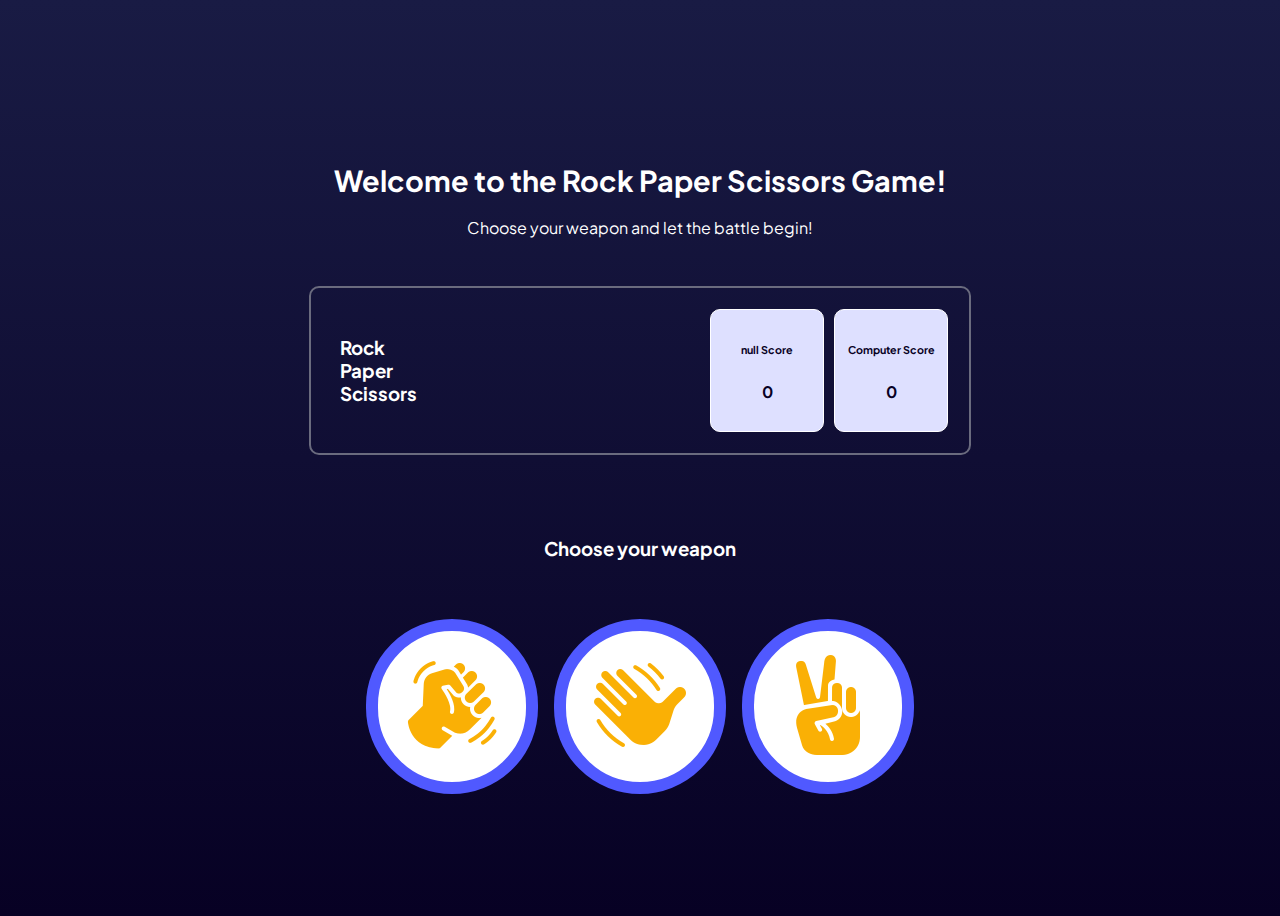
<file: Rock-Paper-Scissors Game/index.html>
<!DOCTYPE html>
<html lang="en">
<head>
    <meta charset="UTF-8">
    <meta name="viewport" content="width=device-width, initial-scale=1.0">
    <title>RPS Royale</title>
     
    <link rel="stylesheet" href="style.css">    
 
</head>
<body>
    
</body>
<body>
    <div class="Welcome" >
        <h1>Welcome to the Rock Paper Scissors Game!</h1>
        <p>Choose your weapon and let the battle begin!</p>
    </div>
    <div class="banner">
        <div class="banner-text">
            <h3>Rock <br>
                Paper <br>
                Scissors
            </h3>
        </div>
        <div class="banner-score" id="Score-cards">
            <div id="score-card" class="score">
                <h6 class="Username" id="Username"></h6>
                <h4 id="score">0</h4>
            </div>
            <div id="score-card" class="score">
                <h6 class="Username" >Computer Score</h6>
                <h4 id="score">0</h4>
            </div>
        </div>
    </div>
    <div class="userChoice">
        <h3>Choose your weapon</h3>
        <div class="choices">
                    <button type="button" title="rock" value="rock" onclick="userChoice()" id="userChoice">
                        <img src="assets/Rock.png" alt="rock">
                    </button>
                    <button type="button" title="paper" value="paper" onclick="userChoice()" id="userChoice">
                        <img src="assets/PapEr.png" alt="paper">
                    </button>
                    <button type="button" title="scissors" value="scissors" onclick="userChoice()" 
                      id="userChoice">
                        <img src="assets/Scissors.png" alt="scissors">
                    </button>
                </div>
            </div>
            <div class="result-modal" id="result-modal">
                <div class="result-modal-content">
                    <h3 id="result">It's a draw!</h3>
                    <button type="button" id="play-again" onclick="playAgain()">Play Again</button>
        </div>
    </div>
 <script >

    let username = prompt("Enter your name: ");
    document.getElementById('Username').innerHTML = username + " Score";

    let computerChoice = Math.floor(Math.random() * 3);
    let Score  = document.getElementById('score').innerHTML;
    let userScore = Score[0];
    let computerScore = Score[1];
    userScore = 0;
    computerScore = 0;

    var modal = document.getElementById("result-modal");

// Get the button that opens the modal
var btn = document.getElementById("userChoice");

       btn.onclick = function() {
  modal.style.display = "block";
}

    window.onclick = function(event) {
  if (event.target == modal) {
    modal.style.display = "none";
  }
}
    function playAgain(){
        document.getElementById('result-modal').style.display = "none";
    }

 

 

function userChoice()
{
    
    let userChoice = event.target.value;
    let choices = ['rock', 'paper', 'scissors'];

    if (userChoice == choices[computerChoice])
    {
        document.getElementById('result').innerHTML = "It's a tie!";
        document.getElementById('result').style.color = "blue";
    }
    else if (userChoice == 'rock' && choices[computerChoice] == 'scissors')
    {
        document.getElementById('result').innerHTML = "You win!";
        document.getElementById('result').style.color = "green";
        document.getElementById('result-modal-content').style.border = "2px solid green";
        userScore++;
    }
    else if (userChoice == 'scissors' && choices[computerChoice] == 'paper')
    {
        document.getElementById('result').innerHTML = "You win!";
        document.getElementById('result').style.color = "green";
        document.getElementById('result-modal-content').style.border = "2px solid green";
        userScore++;
    }
    else if (userChoice == 'paper' && choices[computerChoice] == 'rock')
    {
        document.getElementById('result').innerHTML = "You win!";
        document.getElementById('result').style.color = "green";
        document.getElementById('result-modal-content').style.border = "2px solid green";
        userScore++;
    }
    else
    {
        document.getElementById('result').innerHTML = "You lose!";
        document.getElementById('result').style.color = "red";
        document.getElementById('result-modal-content').style.border = "2px solid red";
        computerScore++;
    }
    document.getElementById('score').innerHTML = userScore  ;
} 
</script>
</body>


</html>
</file>
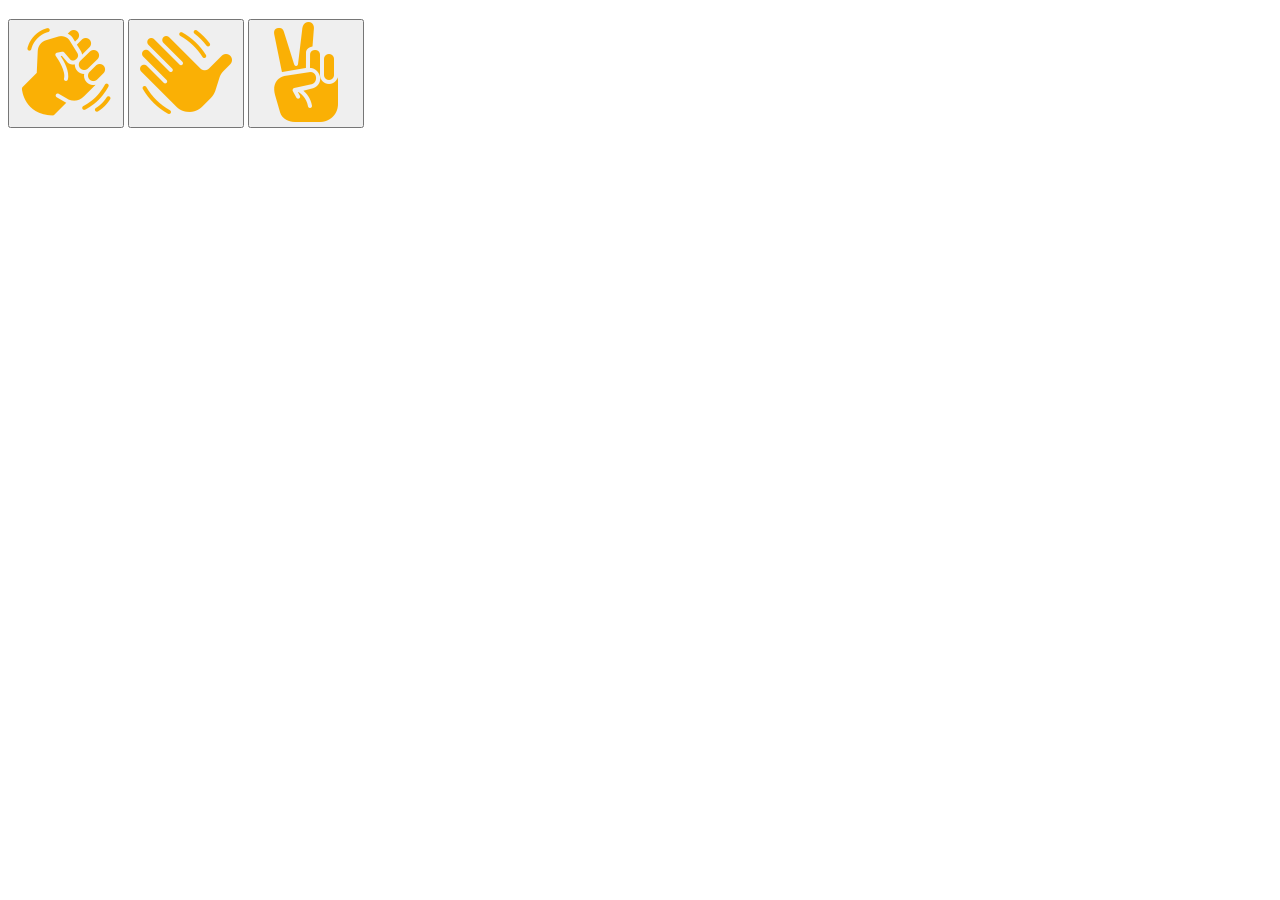
<file: Rock-Paper-Scissors Game/main.html>
<!DOCTYPE html>
<html lang="en">
<head>
    <meta charset="UTF-8">
    <meta name="viewport" content="width=device-width, initial-scale=1.0">
    <title>RPS Royale</title>
</head>
<body>
    <h3 id="Score"></h3>
    <h3 id ="Score"></h3>

    <div class="button-options">
        <button type="button" title="rock" value="rock" onclick="userChoice()" id="userChoice">
            <img src="assets/Rock.png" alt="rock">
        </button>
        <button type="button" title="paper" value="paper" onclick="userChoice()" id="userChoice">
            <img src="assets/PapEr.png" alt="paper">
        </button>
        <button type="button" title="scissors" value="scissors" onclick="userChoice()" 
          id="userChoice">
            <img src="assets/Scissors.png" alt="scissors">
        </button>    
    </div>
    <p id="result"></p>

    <script>
        let score = document.getElementById("Score").innerHTML;
        let userScore = score[0];
        let computerScore = score[1];

        userScore = 0;
        computerScore = 0;

        function userChoice(){
            let computerChoice = Math.floor(Math.random() * 3);
            let userChoice = event.target.value;
            let choices = ['rock', 'paper', 'scissors'];
   
            if (userChoice === 'rock' && choices[computerChoice] == 'rock'){
                document.getElementById("result").innerHTML = "It's a draw!";
                
                document.getElementById("Score").innerHTML = userScore + " " + computerScore;
            }
            else if (userChoice === 'rock' && computerChoice === 1){
                computerScore++;
                document.getElementById("result").innerHTML = "You lose!";
                document.getElementById("Score").innerHTML = userScore + " " + computerScore;
            }
            else if (userChoice === 'rock' && choices[computerChoice] == 'scissors'){
                userScore++;
                document.getElementById("result").innerHTML = "You win!";
                document.getElementById("Score").innerHTML = userScore + " " + computerScore;
            }
            else if (userChoice === 'paper' && choices[computerChoice] == 'rock'){
                userScore++;
                document.getElementById("result").innerHTML = "You win!";
                document.getElementById("Score").innerHTML = userScore + " " + computerScore;
            }
            else if (userChoice === 'paper' && computerChoice === 1){
                document.getElementById("result").innerHTML = "It's a draw!";
                document.getElementById("Score").innerHTML = userScore + " " + computerScore;
            }
            else if (userChoice === 'paper' && computerChoice === 2){
                computerScore++;
                document.getElementById("result").innerHTML = "You lose!";
                document.getElementById("Score").innerHTML = userScore + " " + computerScore;
            }
            else if (userChoice === 'scissors' && computerChoice === 0){
                computerScore++;
                document.getElementById("result").innerHTML = "You lose!";
                document.getElementById("Score").innerHTML = userScore + " " + computerScore;
            }
            else if (userChoice === 'scissors' && choices[computerChoice] == 'paper'){
                userScore++;
                document.getElementById("result").innerHTML = "You win!";
                document.getElementById("Score").innerHTML = userScore + " " + computerScore;
            }
            else if (userChoice === 'scissors' && computerChoice === 2){
                
                document.getElementById("result").innerHTML = "It's a draw!";
                document.getElementById("Score").innerHTML = userScore + " " + computerScore;
            }
            
            return userScore, computerScore;


        }
    </script>
    
</body>
</html>
</file>
<file: Rock-Paper-Scissors Game/style.css>
@import url('https://fonts.googleapis.com/css2?family=Plus+Jakarta+Sans:wght@200;300;400;500;600;700&family=Protest+Strike&display=swap');

body {    
    height: 100vh;
    align-content: center;  
    background: linear-gradient(180deg, #191b44, #070124);   
    background-color: #070431; 
    color: white;
    font-family: 'Plus Jakarta Sans', sans-serif;
}

h1 {
    font-size: 1.8rem;
    font-weight: 700;
    word-wrap: break-word;    
    font-family: 'Plus Jakarta Sans', sans-serif;
}

.Welcome {
    margin-top:3rem ;
   text-align: center;
}

.banner {
    margin-left: auto;
    margin-right: auto;
    display: flex;
    flex-direction: row;
    align-items: center;
    justify-content: space-between;
    padding:  0.8rem;
    margin-top: 3rem;   
    border: #6a6b7e solid 2.5px;
    border-radius: 10px;
    width: 50%;    
}
.banner-text {
    
    margin: 1rem;
}

.banner-score {
    display: flex;
    flex-direction: row;
    margin: 0.5rem;   
}

.score {    
    width: 6rem ;
    text-align: center;
    margin-left: 0.6rem;    
    padding:    0.5rem;
    border: #ffffff solid 1px;
    border-radius: 10px;
    background-color: #dee0ff;
    color: #070124;   
    font-family: 'Plus Jakarta Sans', sans-serif;
}

.userChoice {
    margin:auto;
    display: flex;
    flex-direction: column;
    margin-top: 05%;
    text-align: center;
}
.choices {
    margin: auto;
    display: flex;
    flex-direction: row;
    justify-content: space-around;
    margin-top: 2rem;
}

.choices button {
    margin: 0.5rem;
    padding: 1.5rem;
    border: #5059ff solid 1.2ch;
    border-radius: 8rem;
    background-color: #ffffff;
    color: #070124;
    font-family: 'Plus Jakarta Sans', sans-serif;
}

.choices button:hover {
    background-color: #1b0202;
    color: #ffffff;
    border: #50ff76 solid 1.2ch;
}


.result-modal {
    display: none; /* Hidden by default */
  position: fixed; /* Stay in place */
  z-index: 1; /* Sit on top */
  left: 0;
  top: 0;
  scroll-behavior: smooth;
  width: 100%; /* Full width */
  height: 100%; /* Full height */
  overflow: auto; /* Enable scroll if needed */
  background-color: rgb(0,0,0); /* Fallback color */
  background-color: rgba(0,0,0,0.5);

}

.result-modal-content {
    text-align: center;
    background-color: #e9e4ff;
    margin: 25% auto; /* 15% from the top and centered */
    padding: 2rem;
    border: 2px solid #888;
    width: 20rem; /* Could be more or less, depending on screen size */
    overflow: hidden;
    border-radius: 16px;
    color: #070431;
    font-family: 'Plus Jakarta Sans', sans-serif;
}

.result-modal-content button {
    margin: 0.5rem;
    padding: 1rem 2rem 1rem 2rem;
    border: #070431 solid 1px;
    border-radius: 8px;
    background-color: #9f50ff;
    color: #fff;
    font-family: 'Plus Jakarta Sans', sans-serif;
}
</file>
